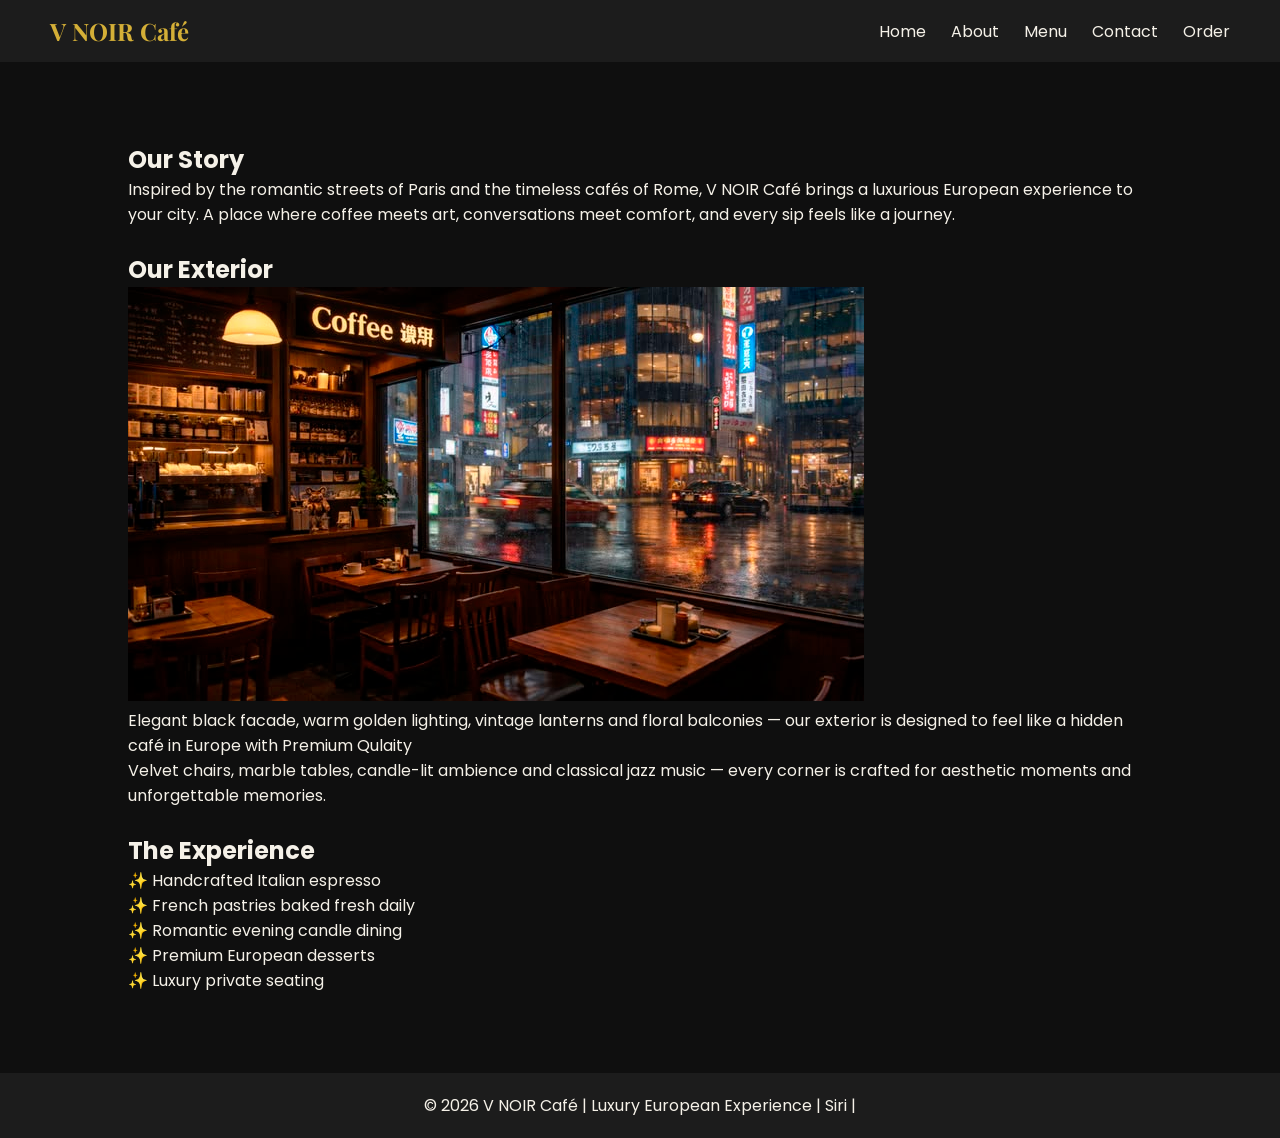
<file: about.html>
<!DOCTYPE html>
<html>
<head>
<title>About | V NOIR Café</title>
<link rel="stylesheet" href="style.css">
</head>
<body>

    <nav>
  <h1>V NOIR Café</h1>
    <ul>
   <li> <a href="index.html">Home</a></li>
     <li><a href="about.html">About</a></li>
     <li><a href="menu.html">Menu</a></li>
     <li><a href="contact.html">Contact</a></li>
     <li><a href="order.html">Order</a></li>
</ul>
  </nav>

<section class="section">

  <h2>Our Story</h2>
  <p>
    Inspired by the romantic streets of Paris and the timeless cafés of Rome, 
    V NOIR Café brings a luxurious European experience to your city. 
    A place where coffee meets art, conversations meet comfort, and every sip feels like a journey.</p><br>
  </p>

  <h2>Our Exterior</h2>
  <img src="EXTERIOR.jpg" ;alt="European Cafe Exterior" class="about -img">


  <p>
   Elegant black facade, warm golden lighting, vintage lanterns and floral balconies —
    our exterior is designed to feel like a hidden café in Europe with Premium Qulaity
    </p>

  
  <p>
    Velvet chairs, marble tables, candle-lit ambience and classical jazz music —
    every corner is crafted for aesthetic moments and unforgettable memories.
  </p><br>

  <h2>The Experience</h2>
  <p>
    ✨ Handcrafted Italian espresso<br> 
    ✨ French pastries baked fresh daily<br>
    ✨ Romantic evening candle dining<br>  
    ✨ Premium European desserts <br>
    ✨ Luxury private seating <br>
  </p>

</section>

<footer>
  <p>© 2026 V NOIR Café | Luxury European Experience | Siri |</p>
</footer>

<script src="script.js"></script>
</body>
</html>
</file>
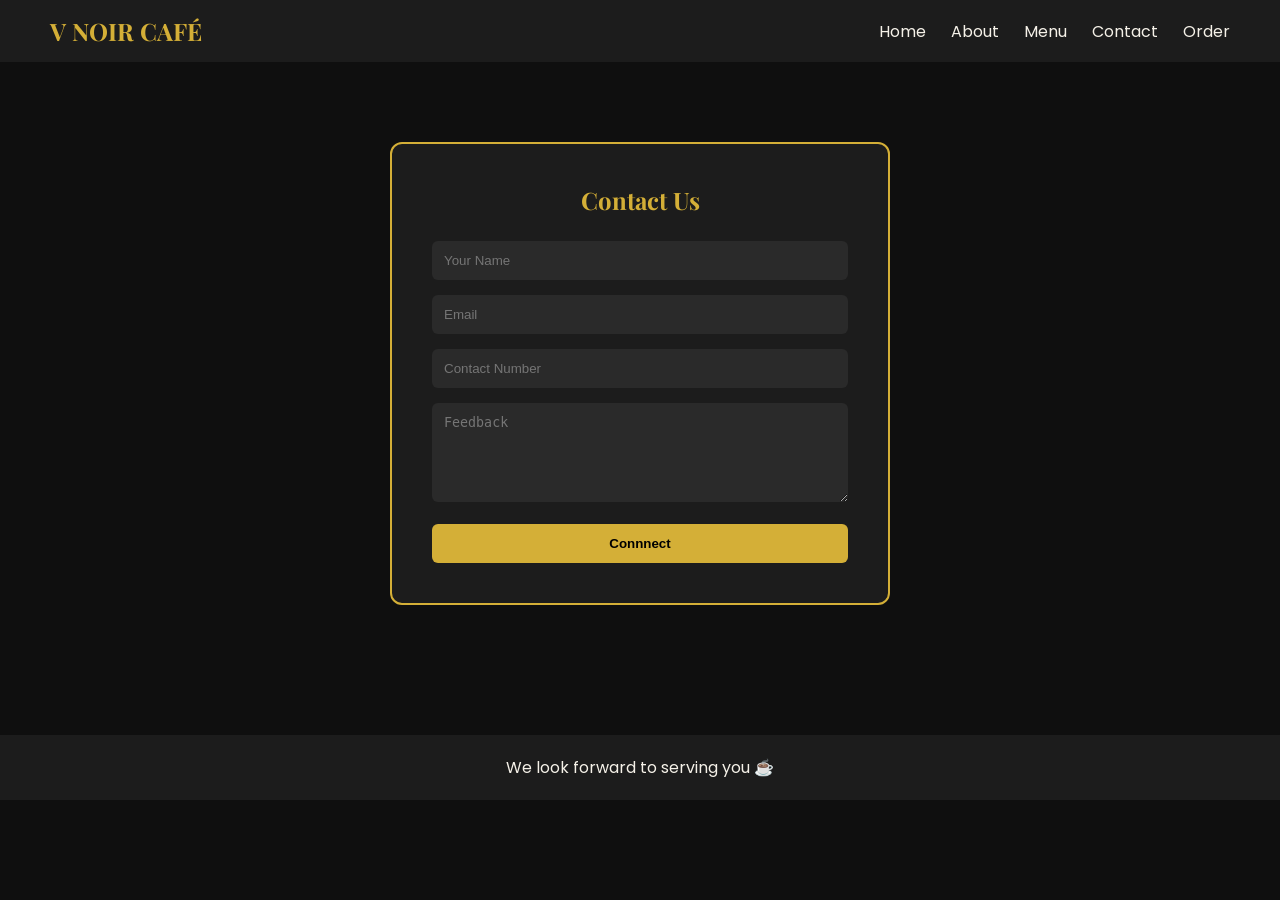
<file: contact.html>
<!DOCTYPE html>
<html>
<head>
<title>Contact - V NOIR CAFÉ</title>

<link href="https://fonts.googleapis.com/css2?family=Playfair+Display:wght@500;700&family=Poppins:wght@300;400;600&display=swap" rel="stylesheet">

<style>
*{
    margin:0;
    padding:0;
    box-sizing:border-box;
}

body{
    font-family:'Poppins', sans-serif;
    background:#0f0f0f;
    color:#f5f1e8;
}

/* NAVIGATION */
nav{
    background:#1c1c1c;
    padding:15px 50px;
    display:flex;
    justify-content:space-between;
    align-items:center;
}

nav h1{
    font-family:'Playfair Display', serif;
    color:#d4af37;
}

nav ul{
    list-style:none;
    display:flex;
}

nav ul li{
    margin-left:25px;
}

nav ul li a{
    text-decoration:none;
    color:#f5f1e8;
}

nav ul li a:hover{
    color:#d4af37;
}

/* SECTION */
.section{
    display:flex;
    justify-content:center;
    align-items:center;
    padding:80px 20px;
}

/* CONTACT BOX */
.contact-box{
    background:#1c1c1c;
    padding:40px;
    width:100%;
    max-width:500px;
    border-radius:12px;
    border:2px solid #d4af37;   /* ✅ GOLD BORDER ADDED */
}

.contact-box h2{
    font-family:'Playfair Display', serif;
    color:#d4af37;
    margin-bottom:25px;
    text-align:center;
}

/* LABELS */
.contact-box label{
    font-weight:600;   /* ✅ BOLD TEXT */
    display:block;
    margin-bottom:6px;
}

/* INPUT FIELDS */
.contact-box input,
.contact-box textarea{
    width:100%;
    padding:12px;
    margin-bottom:15px;
    border:none;
    border-radius:6px;
    background:#2a2a2a;
    color:#f5f1e8;
}

.contact-box input:focus,
.contact-box textarea:focus{
    outline:2px solid #d4af37;
}

/* BUTTON */
.contact-box button{
    width:100%;
    padding:12px;
    background:#d4af37;
    border:none;
    font-weight:600;
    cursor:pointer;
    border-radius:6px;
}

.contact-box button:hover{
    background:#b9962e;
}

/* FOOTER */
footer{
    text-align:center;
    padding:20px;
    background:#1c1c1c;
    margin-top:50px;
}
</style>
</head>

<body>

<nav>
<h1>V NOIR CAFÉ</h1>
<ul>
<li><a href="index.html">Home</a></li>
<li><a href="about.html">About</a></li>
<li><a href="menu.html">Menu</a></li>
<li><a href="contact.html">Contact</a></li>
<li><a href="order.html">Order</a></li>
</ul>
</nav>

<section class="section">

<div class="contact-box">
<h2>Contact Us</h2>

<form>
<input type="text" placeholder="Your Name" required>
<input type="email" placeholder="Email" required>
<input type="text" placeholder="Contact Number" required>
<textarea placeholder="Feedback" rows="5"></textarea>
<button type="submit">Connnect</button>
</form>

</div>

</section>

<footer>
We look forward to serving you ☕
</footer>

</body>
</html>
</file>
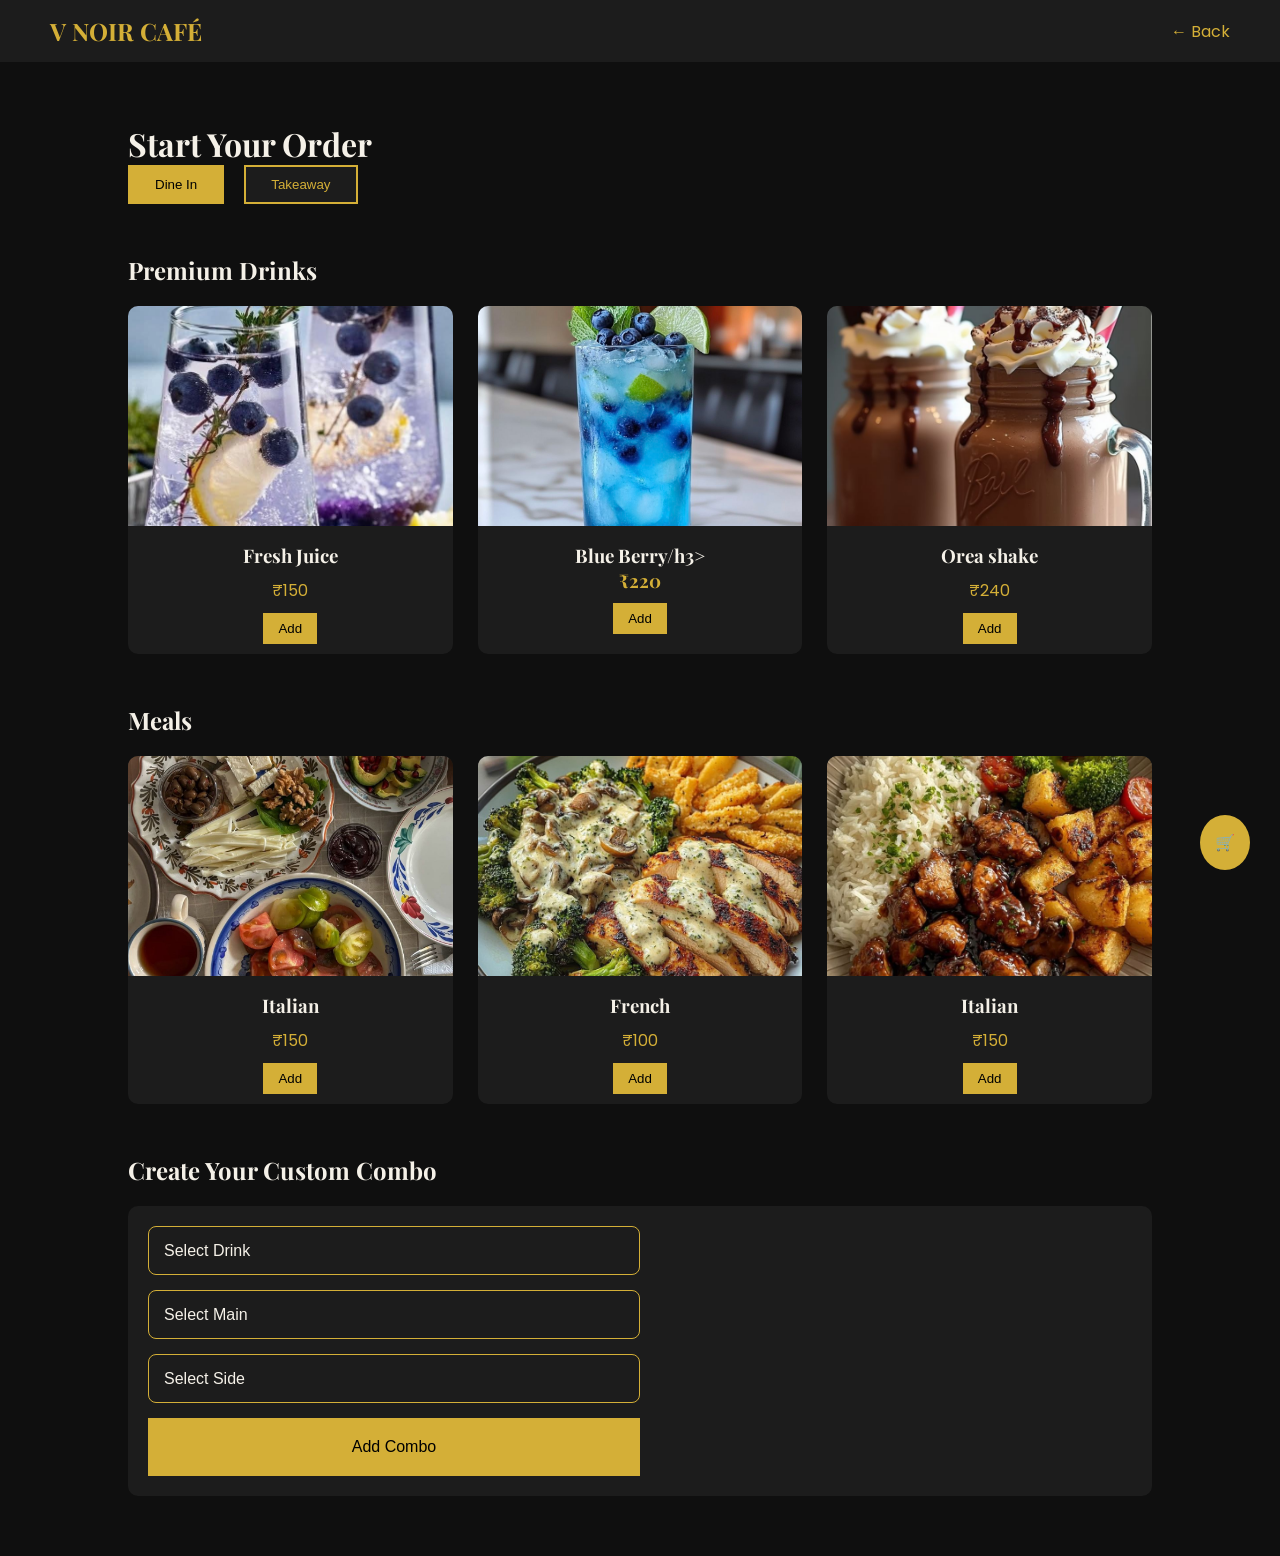
<file: order.html>
<!DOCTYPE html>
<html>
<head>
<title>Order | V NOIR CAFE</title>

<link href="https://fonts.googleapis.com/css2?family=Playfair+Display:wght@500;700&family=Poppins:wght@300;400;500&display=swap" rel="stylesheet">

<style>
*{
    margin:0;
    padding:0;
    box-sizing:border-box;
}

body{
    font-family:'Poppins', sans-serif;
    background:#0f0f0f;
    color:#f5f1e8;
    overflow-x:hidden;
}

nav{
    background:#1c1c1c;
    padding:15px 50px;
    display:flex;
    justify-content:space-between;
    align-items:center;
}

h2,h3,h1{
    font-family:'Playfair Display', serif;
}

nav h1{
    color:#d4af37;
}

/* HEADER */
.header{
    background:#1c1c1c;
    padding:15px 50px;
    display:flex;
    justify-content:space-between;
    align-items:center;
}

.logo{
    color:#d4af37;
    font-size:22px;
}

.back-btn{
    color:#d4af37;
    cursor:pointer;
}

.container{
    padding:60px 10%;
}

/* ORDER TYPE */
.order-type{
    display:flex;
    gap:20px;
    margin-bottom:30px;
}

.type-btn{
    padding:10px 25px;
    border:2px solid #d4af37;
    background:#1c1c1c;
    color:#d4af37;
    cursor:pointer;
    transition:0.3s;
}

.type-btn.active,
.type-btn:hover{
    background:#d4af37;
    color:black;
}

/* GRID */
.category{
    margin-top:50px;
}

.grid{
    display:grid;
    grid-template-columns:repeat(auto-fit,minmax(220px,1fr));
    gap:25px;
    margin-top:20px;
}

.card{
    background:#1c1c1c;
    border-radius:10px;
    overflow:hidden;
    transition:0.4s;
    text-align:center;
}

.card img{
    width:100%;
    height:220px;
    object-fit:cover;
}

.card h3{
    padding:10px;
}

.price{
    color:#d4af37;
}

.card button{
    margin:10px;
    padding:8px 15px;
    background:#d4af37;
    border:none;
    cursor:pointer;
}

.card:hover{
    transform:translateY(-8px);
}

/* COMBO */
.combo-box{
    background:#1c1c1c;
    padding:20px;
    border-radius:10px;
    margin-top:20px;
    display:flex;
    flex-direction:column;
    gap:15px;
}

.combo-box select{
    width:50%;
    padding:15px;
    font-size:16px;
    border-radius:8px;
    border:1px solid #d4af37;
    background:#1c1c1c;
    color:#f5f1e8;
    appearance:none;
}

.combo-box button{
    
    background:#d4af37;
    border:none;
    padding:20px;
    cursor:pointer;
    font-size:16px;
    width: 50%;
}

/* CART */
.cart-panel{
    position:fixed;
    right:-400px;
    top:0;
    width:350px;
    height:100%;
    background:#1c1c1c;
    padding:20px;
    transition:0.4s;
    overflow-y:auto;
}

.cart-panel.active{
    right:0;
}

.cart-item{
    display:flex;
    justify-content:space-between;
    margin-bottom:15px;
    border-bottom:1px solid #333;
    padding-bottom:10px;
}

.qty-btn{
    padding:3px 8px;
    background:#d4af37;
    border:none;
    cursor:pointer;
    margin:0 5px;
}

.remove{
    color:red;
    cursor:pointer;
    font-size:14px;
}

.total{
    margin-top:20px;
    font-weight:bold;
    color:#d4af37;
}

.place-order{
    width:100%;
    padding:12px;
    margin-top:15px;
    background:#d4af37;
    border:none;
    cursor:pointer;
}

/* CART ICON */
.cart-icon{
    position:fixed;
    bottom:30px;
    right:30px;
    background:#d4af37;
    color:black;
    padding:15px;
    border-radius:50%;
    cursor:pointer;
}

/* TOAST */
.toast{
    position:fixed;
    bottom:20px;
    left:50%;
    transform:translateX(-50%);
    background:#d4af37;
    color:black;
    padding:12px 25px;
    border-radius:30px;
    opacity:0;
    transition:0.4s;
}

.toast.show{
    opacity:1;
}

/* RESPONSIVE */
@media(max-width:768px){
    .order-type{
        flex-direction:column;
    }
}
</style>
</head>

<body>

<header>
<nav>
  <h1>V NOIR CAFÉ</h1>
  <div class="back-btn" onclick="goBack()">← Back</div>
</nav>
</header>

<div class="container">

<h1>Start Your Order</h1>

<div class="order-type">
<button class="type-btn active" onclick="selectType(this)">Dine In</button>
<button class="type-btn" onclick="selectType(this)">Takeaway</button>
</div>

<!-- PREMIUM DRINKS -->
<div class="category">
<h2>Premium Drinks</h2> 
<div class="grid">
    <div class="card"> 
        <img src="DRINK 1.jpg"> 
        <h3>Fresh Juice</h3> 
        <p class="price">₹150</p> 
        <button onclick="addToCart('Fresh Juice',150)">Add</button>
    </div>
    <div class="card"> 
        <img src="DRINK 5.jpg"> 
        <h3>Blue Berry/h3>
        <p class="price">₹220</p> 
        <button onclick="addToCart('Cappuccino',220)">Add</button>
    </div>
    <div class="card"> 
        <img src="DRINK 3.jpg"> 
        <h3>Orea shake</h3> 
        <p class="price">₹240</p> 
        <button onclick="addToCart('Cool',240)">Add</button> 
    </div>
</div>
</div>

<!-- MEALS (using same card style/images as drinks) -->
<div class="category">
<h2>Meals</h2>
<div class="grid">
    <div class="card"> 
        <img src="lunch 1.jpg"> 
        <h3>Italian</h3> 
        <p class="price">₹150</p> 
        <button onclick="addToCart('Italian',150)">Add</button>
    </div>
    <div class="card"> 
        <img src="lunch 2.jpg"> 
        <h3>French</h3> 
        <p class="price">₹100</p> 
        <button onclick="addToCart('French',100)">Add</button> 
    </div>
    <div class="card"> 
        <img src="lunch 5.jpg"> 
        <h3>Italian</h3> 
        <p class="price">₹150</p> 
        <button onclick="addToCart('Italian',150)">Add</button> 
    </div>
</div>
</div>

<!-- CUSTOM COMBO -->
<div class="category">
<h2>Create Your Custom Combo</h2>
<div class="combo-box">
<select id="drink">
<option value="">Select Drink</option>
<option value="Espresso-150">Espresso - ₹150</option>
<option value="Latte-20">Latte - ₹20</option>
<option value="Italian Drink-24"> Italian Drink-24- ₹24</option>
<option value="Lime Drink-15"> Lime Drink- ₹15</option>
<option value="Fresh Juice-17"> Fresh Juice- ₹17</option>
<option value="Cool Mango Juice-23"> Cool Juice- ₹23</option>
<option value="Pomogranate Jucie-17"> Pomogranante Juice- ₹17</option>
<option value="Butter Fruit-19"> Butter Fruit- ₹19</option>
<option value="Watermelon Juice-20">Watermelon Juice- ₹17</option>

</select>

<select id="main">
<option value="">Select Main</option>
<option value="Grilled Chicken-480">Grilled Chicken - ₹480</option>
<option value="Full Meals"-250>Burger - ₹250</option>
<option value="Fried Egg Rice-200">Sandwich - ₹200</option>
<option value="Manjurian-350">Potato Pops- ₹350</option>
<option value="Chicken Rice-360">Chicken Rice - ₹360</option>
<option value="Fruit Salad-250">Fruit Salad - ₹250</option>
<option value="Pizza-150">Pizza - ₹150</option>
</select>

<select id="side">
<option value="">Select Side</option>
<option value="Fries-180">Fries - ₹80</option>
<option value="Burger-350">Burger - ₹30</option>
<option value="Sandwich-350">Sandwich - ₹50</option>
<option value="Potato Pops-350">Potato Pops- ₹40</option>
<option value="Chicken Fry-350">Chicken Fry - ₹60</option>



</select>

<button onclick="addCombo()">Add Combo</button>
</div>
</div>

</div>

<!-- CART -->
<div class="cart-panel" id="cartPanel">
<h2>Your Cart</h2>
<div id="cartItems"></div>
<p class="total">Total: ₹<span id="total">0</span></p>
<button class="place-order" onclick="placeOrder()">Place Order</button>
</div>

<div class="cart-icon" onclick="toggleCart()">🛒</div>

<div id="toast" class="toast"></div>

<script>
let cart=[];
let total=0;

function goBack(){
    window.history.back();
}

function selectType(btn){
document.querySelectorAll('.type-btn').forEach(b=>b.classList.remove('active'));
btn.classList.add('active');
}

function addToCart(name,price){
let item=cart.find(i=>i.name===name);
if(item){item.qty++;}
else{cart.push({name,price,qty:1});}
updateCart();
showToast(name+" added to cart");
}

function addCombo(){
let drink=document.getElementById("drink").value;
let main=document.getElementById("main").value;
let side=document.getElementById("side").value;

if(!drink||!main||!side){
showToast("Select all combo items");
return;
}

[drink,main,side].forEach(i=>{
let [n,p]=i.split("-");
addToCart(n,parseInt(p));
});
}

function updateCart(){
let container=document.getElementById("cartItems");
container.innerHTML="";
total=0;

cart.forEach((item,index)=>{
total+=item.price*item.qty;
container.innerHTML+=`
<div class="cart-item">
<div>
${item.name}<br>
<button class="qty-btn" onclick="changeQty(${index},-1)">-</button>
${item.qty}
<button class="qty-btn" onclick="changeQty(${index},1)">+</button>
</div>
<div>
₹${item.price*item.qty}<br>
<span class="remove" onclick="removeItem(${index})">Remove</span>
</div>
</div>`;
});

document.getElementById("total").innerText=total;
}

function changeQty(i,c){
cart[i].qty+=c;
if(cart[i].qty<=0)cart.splice(i,1);
updateCart();
}

function removeItem(i){
cart.splice(i,1);
updateCart();
}

function toggleCart(){
document.getElementById("cartPanel").classList.toggle("active");
}

function placeOrder(){
if(cart.length==0){
showToast("Your cart is empty!");
return;
}
showToast("Order Placed Successfully!");
cart=[];
updateCart();
toggleCart();
}

function showToast(msg){
let t=document.getElementById("toast");
t.innerText=msg;
t.classList.add("show");
setTimeout(()=>{t.classList.remove("show");},2000);
}
</script>

</body>
</html>
</file>
<file: style.css>
@import url('https://fonts.googleapis.com/css2?family=Playfair+Display:wght@500;700&family=Poppins:wght@300;400;500&display=swap');

*{
    margin:0;
    padding:0;
    box-sizing:border-box;
}

body{
    font-family:'Poppins', sans-serif;
    background:#0f0f0f;
    color:#f5f1e8;
}

nav{
    background:#1c1c1c;
    padding:15px 50px;
    display:flex;
    justify-content:space-between;
    align-items:center;
}

nav h1{
    font-family:'Playfair Display', serif;
    color:#d4af37;
}

nav ul{
    list-style:none;
    display:flex;
}

nav ul li{
    margin-left:25px;
}

nav ul li a{
    text-decoration:none;
    color:#f5f1e8;
    transition:0.3s;
}

nav ul li a:hover{
    color:#d4af37;
}

.hero{
    height:90vh;
    background:url(cafe\ background.jpg) center/cover;
    display:flex;
    justify-content:center;
    align-items:center;
    text-align:center;
}

.hero h2{
    font-size:60px;
    background:rgba(0,0,0,0.6);
    padding:20px;
    border-radius:10px;
}

.section{
    padding:80px 10%;
}

.grid{
    display:grid;
    grid-template-columns:repeat(auto-fit,minmax(250px,1fr));
    gap:30px;
}

.card{
    background:#1c1c1c;
    border-radius:10px;
    overflow:hidden;
    transition:0.4s;
}


.card img{
    width:100%;
    height:220px;
    object-fit:cover;
}
.card h3, .card p{
    padding:10px;
}

.card button{
    margin:10px;
    padding:8px 15px;
    background:#d4af37;
    border:none;
    cursor:pointer;
}

.card:hover{
    transform:translateY(-8px);
}

.search-box{
    margin-bottom:30px;
}

.search-box input{
    width:100%;
    padding:10px;
}

.cart-icon{
    position:fixed;
    bottom:30px;
    right:30px;
    background:#d4af37;
    color:black;
    padding:15px;
    border-radius:50%;
    cursor:pointer;
}

footer{
    text-align:center;
    padding:20px;
    background:#1c1c1c;
}
</file>
